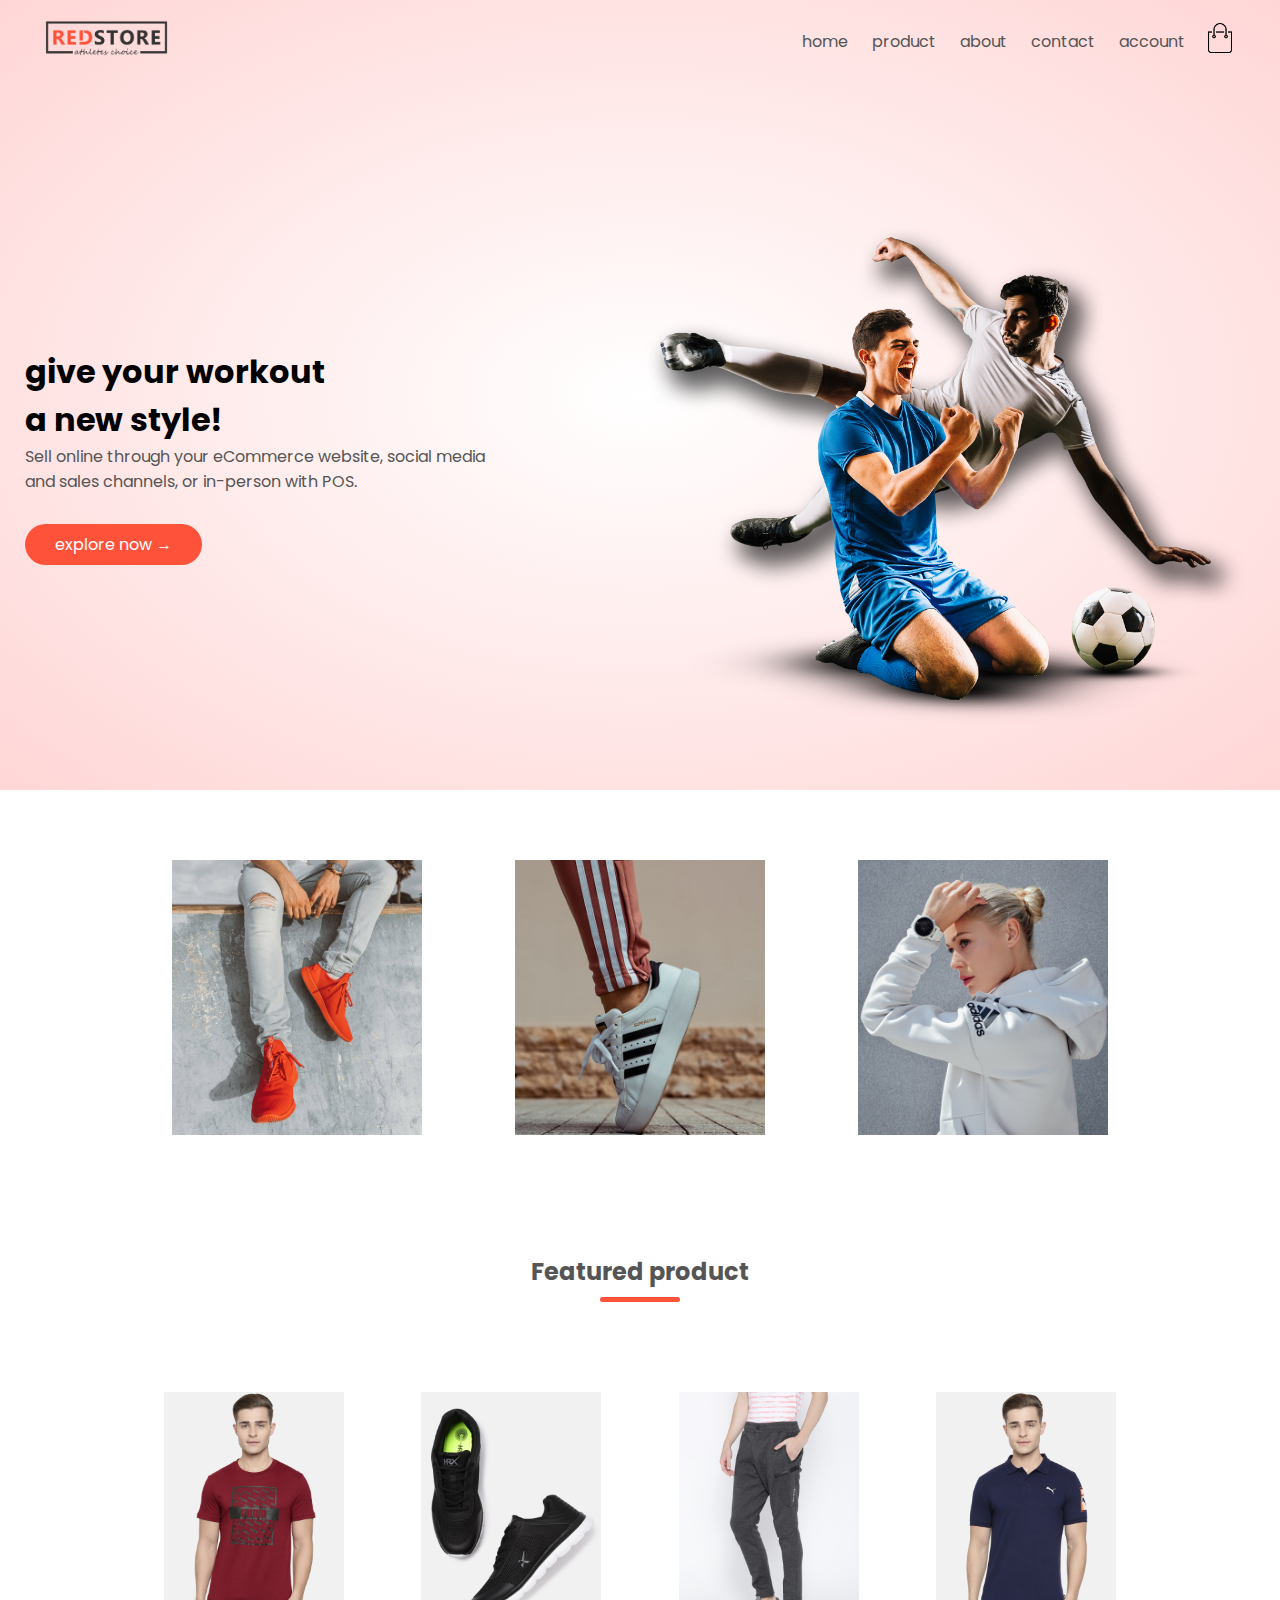
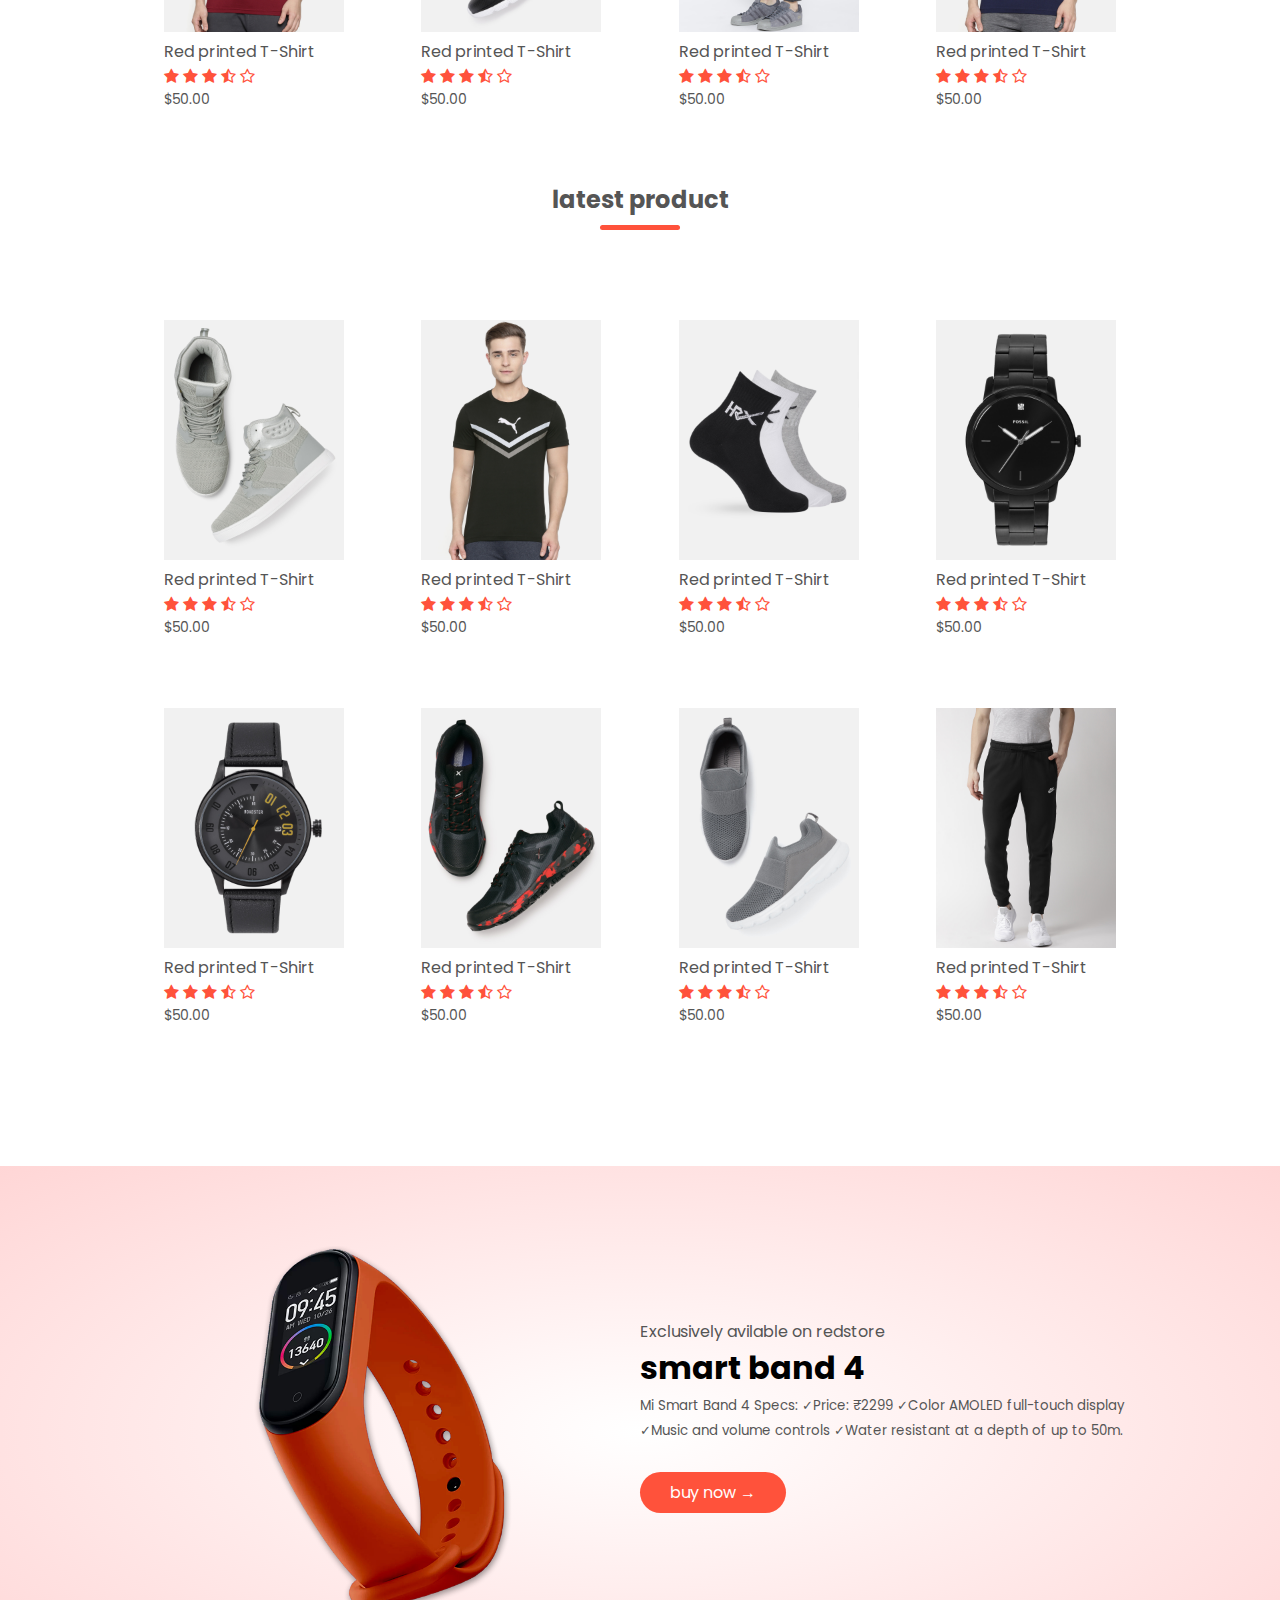
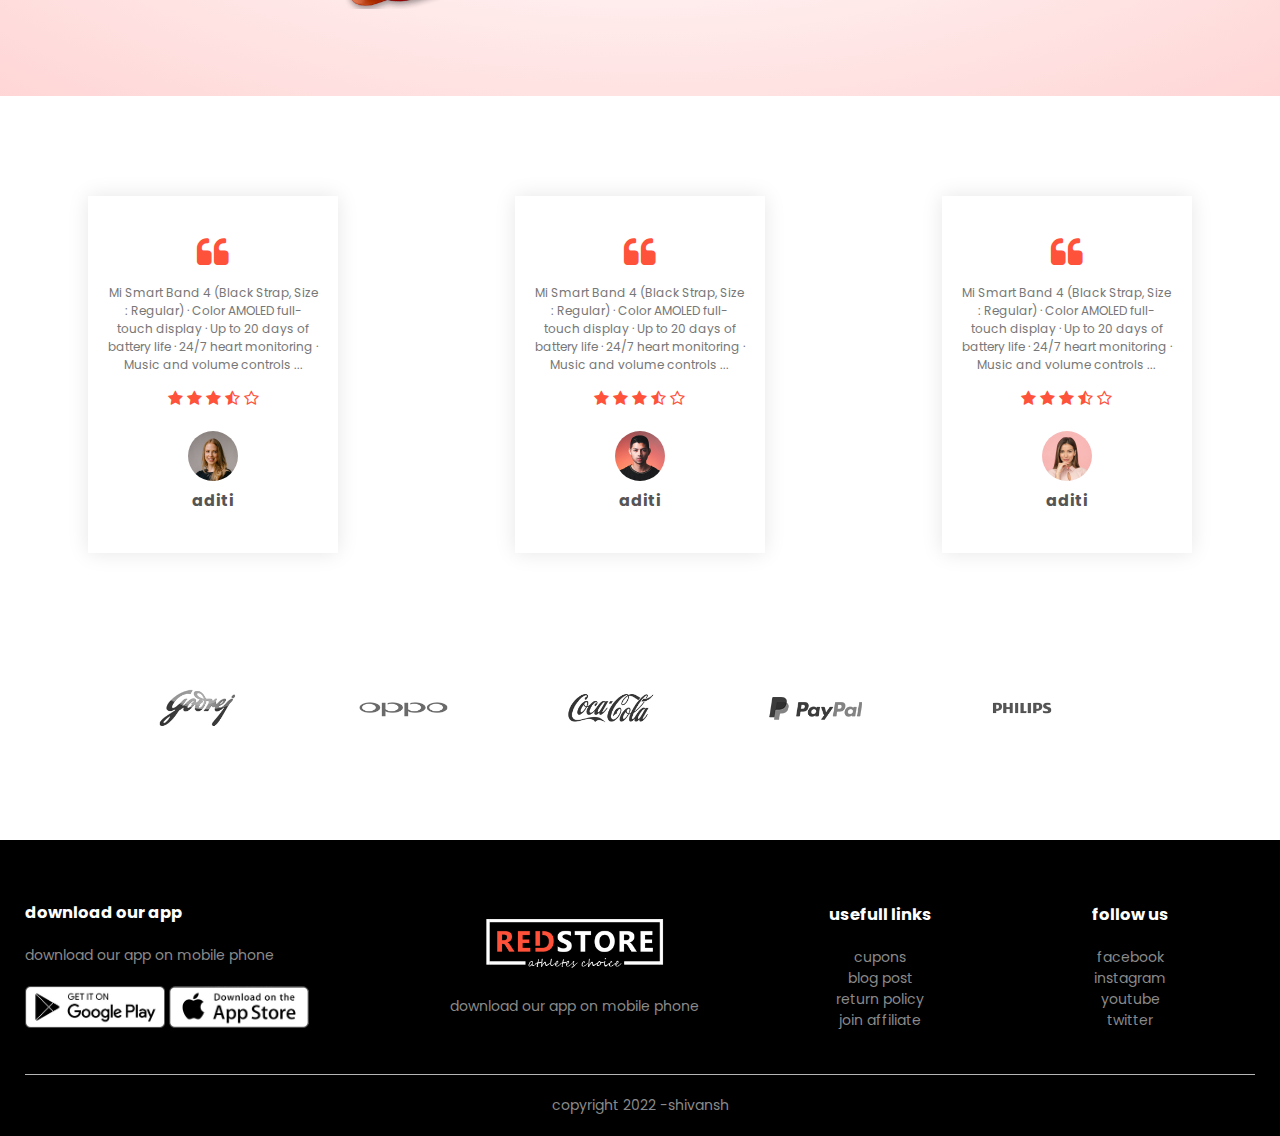
<file: index.html>
<!DOCTYPE html>
<html lang="en" dir="ltr">
  <head>
    <meta charset="utf-8">
    <meta name="viewport" content="width=device-width,initial-scale =1.0">
    <title>redstore</title>
    <link rel="stylesheet" href="style.css">
    <link rel="preconnect" href="https://fonts.googleapis.com">
<link rel="preconnect" href="https://fonts.gstatic.com" crossorigin>
<link href="https://fonts.googleapis.com/css2?family=Poppins:wght@300;400;500;600;700&display=swap" rel="stylesheet">
 <link rel="stylesheet" href="https://stackpath.bootstrapcdn.com/font-awesome/4.7.0/css/font-awesome.min.css">
  </head>
  <body>
    <div class="header">
      <div class="container">
        <div class="navbar">
          <div class="logo">
            <a href="index.html"> <img src="images\logo.png" width="123px"></a>
           </div>
          <nav>
            <ul id="MenuItems">
              <li><a href="index.html">home</a></li>
              <li><a href="product.html">product</a></li>
              <li><a href="#">about</a></li>
              <li><a href="#">contact</a></li>
              <li><a href="account.html">account</a></li>
            </ul>
          </nav>
          <a href="cart.html"> <img src="images/cart.png" width="30px" height="30px"></a>
          <img src="images/menu.png" class="menu-icon"
           onclick="menutoggle()">
        </div>
        <div class="row">
          <div class="col-2">
            <h1>give your workout <br>a new style!</h1>
            <p>Sell online through your eCommerce website, social media <br>and sales channels, or in-person with POS.</p>
            <a href="#"class="btn">explore now &#8594;</a>
          </div>
          <div class="col-2">
            <img src="images\image1.png" >
          </div>

        </div>

      </div>

    </div>

<!---------------------featured categories ------------------>
 <div class="categories">
   <div class="small-container">
     <div class="row">
       <div class="col-3">
          <img src="images/category-1.jpg" >
       </div>
       <div class="col-3">
          <img src="images/category-2.jpg" >
       </div>
       <div class="col-3">
          <img src="images/category-3.jpg" >
       </div>

     </div>

   </div>
   </div>
  <!---------------------featured products ------------------>
   <div class="small-container">
     <h2 class="title">Featured product</h2>
     <div class="row">
       <div class="col-4">
         <a href="product details.html"> <img src="images/product-1.jpg" > </a>
         <a href="product details.html"> <h4>Red printed T-Shirt</h4> </a>
         <div class="rating">
           <i class="fa fa-star"></i>
           <i class="fa fa-star"></i>
           <i class="fa fa-star"></i>
           <i class="fa fa-star-half-o"></i>
           <i class="fa fa-star-o"></i>
         </div>
         <p>$50.00</p>

       </div>
       <div class="col-4">
         <img src="images/product-2.jpg" >
         <h4>Red printed T-Shirt</h4>
         <div class="rating">
           <i class="fa fa-star"></i>
           <i class="fa fa-star"></i>
           <i class="fa fa-star"></i>
           <i class="fa fa-star-half-o"></i>
           <i class="fa fa-star-o"></i>
         </div>
         <p>$50.00</p>

       </div>
       <div class="col-4">
         <img src="images/product-3.jpg" >
         <h4>Red printed T-Shirt</h4>
         <div class="rating">
           <i class="fa fa-star"></i>
           <i class="fa fa-star"></i>
           <i class="fa fa-star"></i>
           <i class="fa fa-star-half-o"></i>
           <i class="fa fa-star-o"></i>
         </div>
         <p>$50.00</p>

       </div>
       <div class="col-4">
         <img src="images/product-4.jpg" >
         <h4>Red printed T-Shirt</h4>
         <div class="rating">
           <i class="fa fa-star"></i>
           <i class="fa fa-star"></i>
           <i class="fa fa-star"></i>
           <i class="fa fa-star-half-o"></i>
           <i class="fa fa-star-o"></i>
         </div>
         <p>$50.00</p>
       </div>
      </div>
      <!--------------------------------latest product------------------------>

          <h2 class="title">latest product</h2>
          <div class="row">
            <div class="col-4">
              <img src="images/product-5.jpg" >
              <h4>Red printed T-Shirt</h4>
              <div class="rating">
                <i class="fa fa-star"></i>
                <i class="fa fa-star"></i>
                <i class="fa fa-star"></i>
                <i class="fa fa-star-half-o"></i>
                <i class="fa fa-star-o"></i>
              </div>
              <p>$50.00</p>

            </div>
            <div class="col-4">
              <img src="images/product-6.jpg" >
              <h4>Red printed T-Shirt</h4>
              <div class="rating">
                <i class="fa fa-star"></i>
                <i class="fa fa-star"></i>
                <i class="fa fa-star"></i>
                <i class="fa fa-star-half-o"></i>
                <i class="fa fa-star-o"></i>
              </div>
              <p>$50.00</p>

            </div>
            <div class="col-4">
              <img src="images/product-7.jpg" >
              <h4>Red printed T-Shirt</h4>
              <div class="rating">
                <i class="fa fa-star"></i>
                <i class="fa fa-star"></i>
                <i class="fa fa-star"></i>
                <i class="fa fa-star-half-o"></i>
                <i class="fa fa-star-o"></i>
              </div>
              <p>$50.00</p>

            </div>
            <div class="col-4">
              <img src="images/product-8.jpg" >
              <h4>Red printed T-Shirt</h4>
              <div class="rating">
                <i class="fa fa-star"></i>
                <i class="fa fa-star"></i>
                <i class="fa fa-star"></i>
                <i class="fa fa-star-half-o"></i>
                <i class="fa fa-star-o"></i>
              </div>
              <p>$50.00</p>
            </div>
           </div>
           <div class="row">
             <div class="col-4">
               <img src="images/product-9.jpg" >
               <h4>Red printed T-Shirt</h4>
               <div class="rating">
                 <i class="fa fa-star"></i>
                 <i class="fa fa-star"></i>
                 <i class="fa fa-star"></i>
                 <i class="fa fa-star-half-o"></i>
                 <i class="fa fa-star-o"></i>
               </div>
               <p>$50.00</p>

             </div>
             <div class="col-4">
               <img src="images/product-10.jpg" >
               <h4>Red printed T-Shirt</h4>
               <div class="rating">
                 <i class="fa fa-star"></i>
                 <i class="fa fa-star"></i>
                 <i class="fa fa-star"></i>
                 <i class="fa fa-star-half-o"></i>
                 <i class="fa fa-star-o"></i>
               </div>
               <p>$50.00</p>

             </div>
             <div class="col-4">
               <img src="images/product-11.jpg" >
               <h4>Red printed T-Shirt</h4>
               <div class="rating">
                 <i class="fa fa-star"></i>
                 <i class="fa fa-star"></i>
                 <i class="fa fa-star"></i>
                 <i class="fa fa-star-half-o"></i>
                 <i class="fa fa-star-o"></i>
               </div>
               <p>$50.00</p>

             </div>
             <div class="col-4">
               <img src="images/product-12.jpg" >
               <h4>Red printed T-Shirt</h4>
               <div class="rating">
                 <i class="fa fa-star"></i>
                 <i class="fa fa-star"></i>
                 <i class="fa fa-star"></i>
                 <i class="fa fa-star-half-o"></i>
                 <i class="fa fa-star-o"></i>
               </div>
               <p>$50.00</p>
             </div>
            </div>

   </div>
   <!----------------offer------------------->
   <div class="offer">
     <div class="small-container">
       <div class="row">
         <div class="col-2">
           <img src="images/exclusive.png" class="offer-img">

         </div>
         <div class="col-2">
           <p>Exclusively avilable on redstore</p>
           <h1>smart band 4</h1>
           <small>Mi Smart Band 4 Specs: ✓Price: ₹2299 ✓Color AMOLED full-touch display ✓Music and
            volume controls ✓Water resistant at a depth of up to 50m.</small>
            <a href="#" class="btn">buy now &#8594;</a>
         </div>
       </div>

     </div>

   </div>

   <!----------------testmonial------------>
   <div class="testmonial">
     <div class="row">
       <div class="col-3">
          <i class="fa fa-quote-left"></i>
         <p>Mi Smart Band 4 (Black Strap, Size : Regular) · Color AMOLED full-touch display · Up to 20 days of battery life · 24/7 heart monitoring · Music and volume controls ...</p>
         <div class="rating">
           <i class="fa fa-star"></i>
           <i class="fa fa-star"></i>
           <i class="fa fa-star"></i>
           <i class="fa fa-star-half-o"></i>
           <i class="fa fa-star-o"></i>
          </div>
          <img src="images/user-1.png" >
          <h3>aditi</h3>
       </div>
       <div class="col-3">
          <i class="fa fa-quote-left"></i>
         <p>Mi Smart Band 4 (Black Strap, Size : Regular) · Color AMOLED full-touch display · Up to 20 days of battery life · 24/7 heart monitoring · Music and volume controls ...</p>
         <div class="rating">
           <i class="fa fa-star"></i>
           <i class="fa fa-star"></i>
           <i class="fa fa-star"></i>
           <i class="fa fa-star-half-o"></i>
           <i class="fa fa-star-o"></i>
          </div>
          <img src="images/user-2.png" >
          <h3>aditi</h3>
       </div>
       <div class="col-3">
          <i class="fa fa-quote-left"></i>
         <p>Mi Smart Band 4 (Black Strap, Size : Regular) · Color AMOLED full-touch display · Up to 20 days of battery life · 24/7 heart monitoring · Music and volume controls ...</p>
         <div class="rating">
           <i class="fa fa-star"></i>
           <i class="fa fa-star"></i>
           <i class="fa fa-star"></i>
           <i class="fa fa-star-half-o"></i>
           <i class="fa fa-star-o"></i>
          </div>
          <img src="images/user-3.png" >
          <h3>aditi</h3>
       </div>

     </div>

   </div>
   <!--------------------------brands--------------------->
   <div class="brands">
     <div class="small-container">
       <div class="row">
         <div class="col-5">
           <img src="images/logo-godrej.png" >

         </div>
         <div class="col-5">
           <img src="images/logo-oppo.png" >

         </div>
         <div class="col-5">
           <img src="images/logo-coca-cola.png" >

         </div>
         <div class="col-5">
           <img src="images/logo-paypal.png" >

         </div>
         <div class="col-5">
           <img src="images/logo-philips.png" >

         </div>

       </div>

     </div>

   </div>

   <!---------------------<footer------------->
   <div class="footer">
     <div class="container">
       <div class="row">
         <div class="footer-col-1">
           <h3>download our app</h3>
           <p>download our app on mobile phone</p>
           <div class="app-logo">
             <img src="images/play-store.png">
              <img src="images/app-store.png">
               </div>
         </div>
         <div class="footer-col-2">
           <img src="images/logo-white.png">
           <p>download our app on mobile phone</p>

         </div>
         <div class="footer-col-3">
           <h3>usefull links</h3>
           <ul>
             <li>cupons</li>
             <li>blog post</li>
             <li>return policy</li>
             <li>join affiliate</li>
           </ul>

         </div>
         <div class="footer-col-4">
           <h3>follow us</h3>
           <ul>
             <li>facebook</li>
             <li>instagram</li>
             <li>youtube</li>
             <li>twitter</li>
           </ul>

         </div>

       </div>
       <hr>
       <p class="copyright">copyright 2022 -shivansh</p>

     </div>

   </div>
   <script >
    var MenuItems = document.getElementById("MenuItems");


   MenuItems.style.maxHeight = "0px";
   function menutoggle(){
     if (MenuItems.style.maxHeight == "0px")
     {
       MenuItems.style.maxHeight = "200px";
     }
     else
      {
       MenuItems.style.maxHeight = "0px";
     }
   }

    </script>

  </body>
</html>
</file>
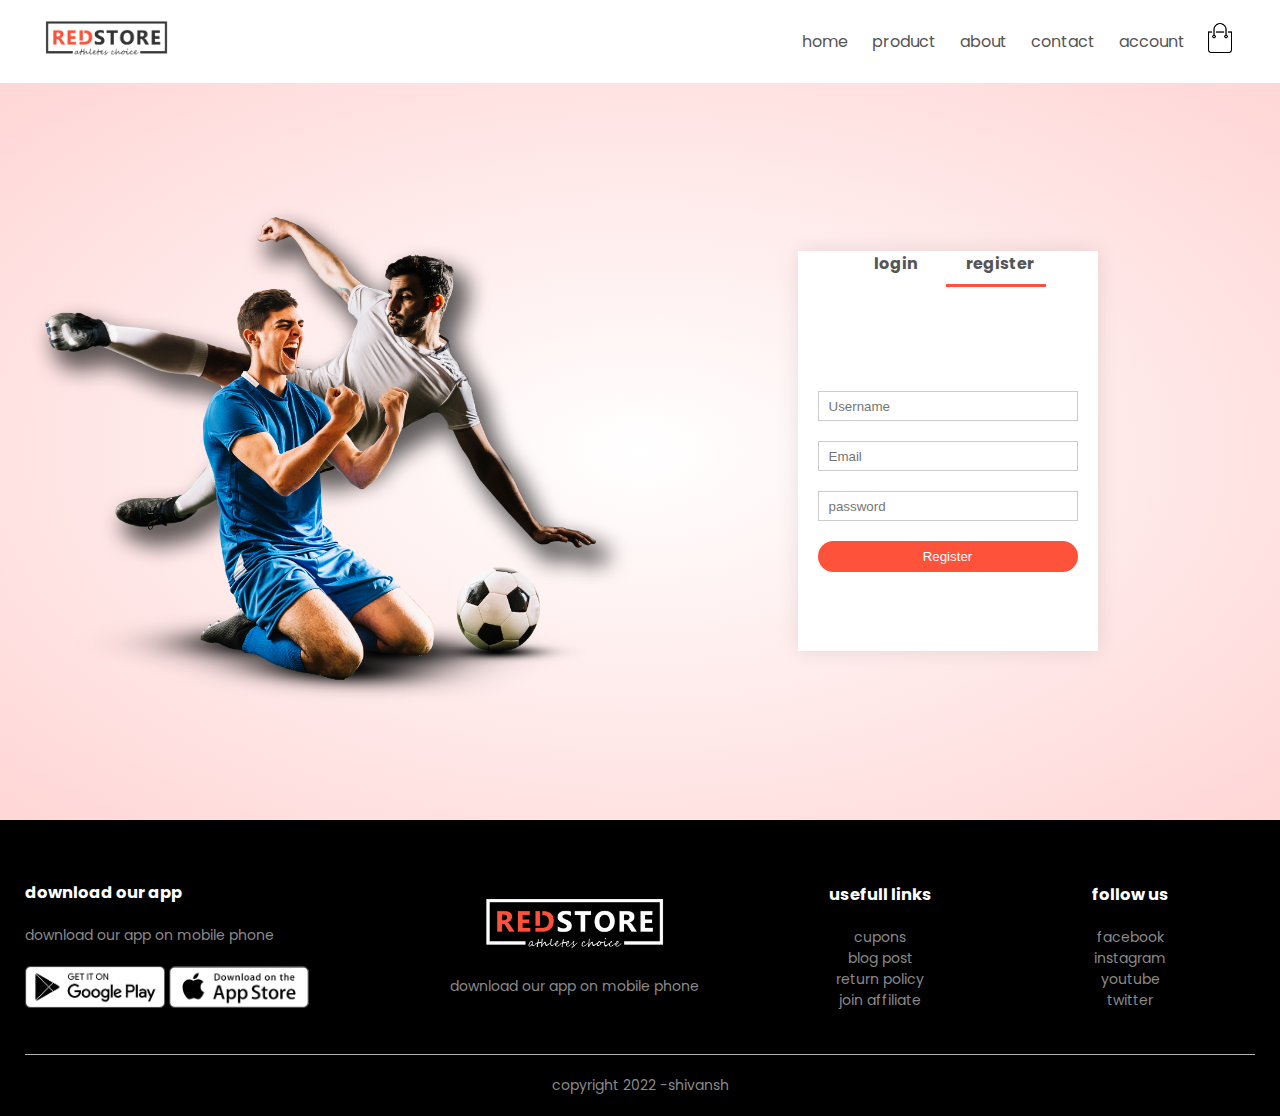
<file: account.html>
<!DOCTYPE html>
<html lang="en" dir="ltr">
  <head>
    <meta charset="utf-8">
    <meta name="viewport" content="width=device-width,initial-scale =1.0">
    <title>account</title>
    <link rel="stylesheet" href="style.css">
    <link rel="preconnect" href="https://fonts.googleapis.com">
<link rel="preconnect" href="https://fonts.gstatic.com" crossorigin>
<link href="https://fonts.googleapis.com/css2?family=Poppins:wght@300;400;500;600;700&display=swap" rel="stylesheet">
 <link rel="stylesheet" href="https://stackpath.bootstrapcdn.com/font-awesome/4.7.0/css/font-awesome.min.css">
  </head>
  <body>
      <div class="container">
        <div class="navbar">
          <div class="logo">
              <a href="index.html"> <img src="images\logo.png" width="123px"></a>
           </div>
          <nav>
            <ul id="MenuItems">
              <li><a href="index.html">home</a></li>
              <li><a href="product.html">product</a></li>
              <li><a href="#">about</a></li>
              <li><a href="#">contact</a></li>
              <li><a href="account.html">account</a></li>
            </ul>
          </nav>
        <a href="cart.html"> <img src="images/cart.png" width="30px" height="30px"></a>
          <img src="images/menu.png" class="menu-icon"
           onclick="menutoggle()">
        </div>
       </div>
    <!----------account page------------->
    <div class="account-page">
      <div class="container">
        <div class="row">
          <div class="col-2">
            <img src="images/image1.png">

          </div>
          <div class="col-2">
            <div class="form-container">
              <div class="form-btn">
                <span onclick="login()">login</span>
                <span onclick="register()">register</span>
                <hr id="Indicator">

              </div>
              <form  id="LoginForm">
                <input type="text"  placeholder="Username">
                <input type="password" placeholder="password">
                <button type="submit" class="btn">Login</button>
                <a href="#">forget password</a>
              </form>
              <form id="RegForm">
                <input type="text"  placeholder="Username">
                <input type="email"  placeholder="Email">
                <input type="password" placeholder="password">
                <button type="submit" class="btn">Register</button>

              </form>


            </div>

          </div>

        </div>

      </div>

    </div>

   <!---------------------<footer------------->
   <div class="footer">
     <div class="container">
       <div class="row">
         <div class="footer-col-1">
           <h3>download our app</h3>
           <p>download our app on mobile phone</p>
           <div class="app-logo">
             <img src="images/play-store.png">
              <img src="images/app-store.png">
               </div>
         </div>
         <div class="footer-col-2">
           <img src="images/logo-white.png">
           <p>download our app on mobile phone</p>

         </div>
         <div class="footer-col-3">
           <h3>usefull links</h3>
           <ul>
             <li>cupons</li>
             <li>blog post</li>
             <li>return policy</li>
             <li>join affiliate</li>
           </ul>

         </div>
         <div class="footer-col-4">
           <h3>follow us</h3>
           <ul>
             <li>facebook</li>
             <li>instagram</li>
             <li>youtube</li>
             <li>twitter</li>
           </ul>

         </div>

       </div>
       <hr>
       <p class="copyright">copyright 2022 -shivansh</p>

     </div>

   </div>
   <script >
    var MenuItems = document.getElementById("MenuItems");


   MenuItems.style.maxHeight = "0px";
   function menutoggle(){
     if (MenuItems.style.maxHeight == "0px")
     {
       MenuItems.style.maxHeight = "200px";
     }
     else
      {
       MenuItems.style.maxHeight = "0px";
     }
   }

    </script>
    <!-------------js for toggle form------>
    <script>
    var  LoginForm= document.getElementById("LoginForm");
    var  RegForm= document.getElementById("RegForm");
      var Indicator= document.getElementById("Indicator");

       function register(){
         RegForm.style.transform ="translateX(0px)";
         LoginForm.style.transform="translateX(0px)";
         Indicator.style.transform="translateX(100px)";
       }
       function login(){
         RegForm.style.transform ="translateX(300px)";
         LoginForm.style.transform="translateX(300px)";
         Indicator.style.transform="translateX(0px)";
       }
    </script>

  </body>
</html>
</file>
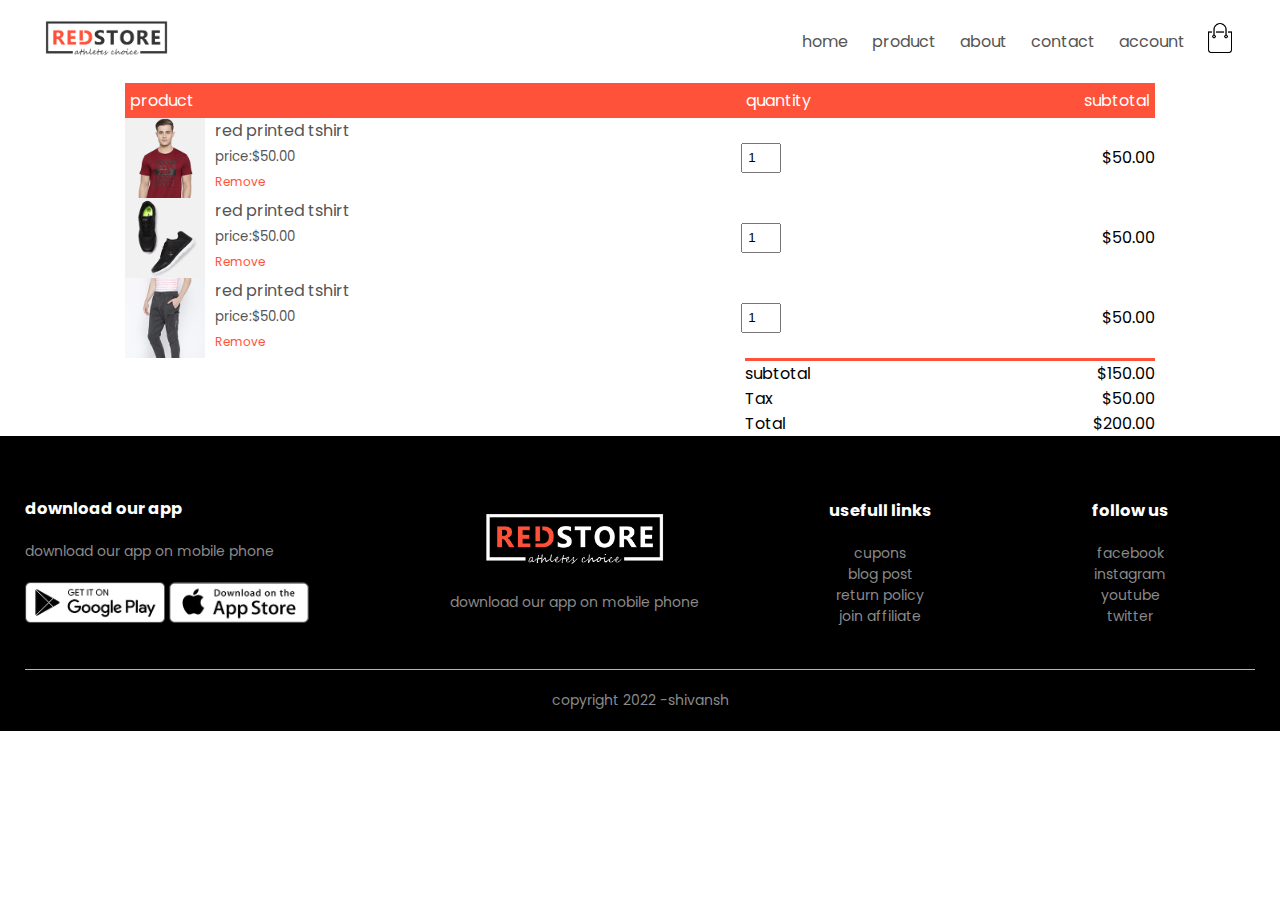
<file: cart.html>
<!DOCTYPE html>
<html lang="en" dir="ltr">
  <head>
    <meta charset="utf-8">
    <meta name="viewport" content="width=device-width,initial-scale =1.0">
    <title>cart</title>
    <link rel="stylesheet" href="style.css">
    <link rel="preconnect" href="https://fonts.googleapis.com">
<link rel="preconnect" href="https://fonts.gstatic.com" crossorigin>
<link href="https://fonts.googleapis.com/css2?family=Poppins:wght@300;400;500;600;700&display=swap" rel="stylesheet">
 <link rel="stylesheet" href="https://stackpath.bootstrapcdn.com/font-awesome/4.7.0/css/font-awesome.min.css">
  </head>
  <body>
      <div class="container">
        <div class="navbar">
          <div class="logo">
              <a href="index.html"> <img src="images\logo.png" width="123px"></a>
           </div>
          <nav>
            <ul id="MenuItems">
              <li><a href="index.html">home</a></li>
              <li><a href="product.html">product</a></li>
              <li><a href="#">about</a></li>
              <li><a href="#">contact</a></li>
              <li><a href="account.html">account</a></li>
            </ul>
          </nav>
        <a href="cart.html"> <img src="images/cart.png" width="30px" height="30px"></a>
          <img src="images/menu.png" class="menu-icon"
           onclick="menutoggle()">
        </div>
       </div>
       <!------------cart item detail--------->
       <div class="small-container">
         <table>
           <tr>
             <th>product</th>
             <th>quantity</th>
             <th>subtotal</th>
           </tr>
           <tr>
             <td>
                <div class="cart-info">
                  <img src="images/buy-1.jpg">
                  <div >
                    <p>red printed tshirt</p>
                    <small>price:$50.00</small>
                    <br>
                    <a href="#">Remove</a>
                  </div>

                </div>
             </td>
             <td><input type="number" name="" value="1"></td>
             <td>$50.00</td>
           </tr>
           <tr>
             <td>
                <div class="cart-info">
                  <img src="images/buy-2.jpg">
                  <div >
                    <p>red printed tshirt</p>
                    <small>price:$50.00</small>
                    <br>
                    <a href="#">Remove</a>
                  </div>

                </div>
             </td>
             <td><input type="number" name="" value="1"></td>
             <td>$50.00</td>
           </tr>
           <tr>
             <td>
                <div class="cart-info">
                  <img src="images/buy-3.jpg">
                  <div >
                    <p>red printed tshirt</p>
                    <small>price:$50.00</small>
                    <br>
                    <a href="#">Remove</a>
                  </div>

                </div>
             </td>
             <td><input type="number" name="" value="1"></td>
             <td>$50.00</td>
           </tr>
         </table>
         <div class="total-price">
           <table>
             <tr>
               <td>subtotal</td>
                <td>$150.00</td>
             </tr>
             <tr>
               <td>Tax</td>
               <td>$50.00</td>
             </tr>
             <tr>
               <td>Total</td>
               <td>$200.00</td>
             </tr>
           </table>

         </div>
       </div>



   <!---------------------<footer------------->
   <div class="footer">
     <div class="container">
       <div class="row">
         <div class="footer-col-1">
           <h3>download our app</h3>
           <p>download our app on mobile phone</p>
           <div class="app-logo">
             <img src="images/play-store.png">
              <img src="images/app-store.png">
               </div>
         </div>
         <div class="footer-col-2">
           <img src="images/logo-white.png">
           <p>download our app on mobile phone</p>

         </div>
         <div class="footer-col-3">
           <h3>usefull links</h3>
           <ul>
             <li>cupons</li>
             <li>blog post</li>
             <li>return policy</li>
             <li>join affiliate</li>
           </ul>

         </div>
         <div class="footer-col-4">
           <h3>follow us</h3>
           <ul>
             <li>facebook</li>
             <li>instagram</li>
             <li>youtube</li>
             <li>twitter</li>
           </ul>

         </div>

       </div>
       <hr>
       <p class="copyright">copyright 2022 -shivansh</p>

     </div>

   </div>
   <script >
    var MenuItems = document.getElementById("MenuItems");


   MenuItems.style.maxHeight = "0px";
   function menutoggle(){
     if (MenuItems.style.maxHeight == "0px")
     {
       MenuItems.style.maxHeight = "200px";
     }
     else
      {
       MenuItems.style.maxHeight = "0px";
     }
   }

    </script>

  </body>
</html>
</file>
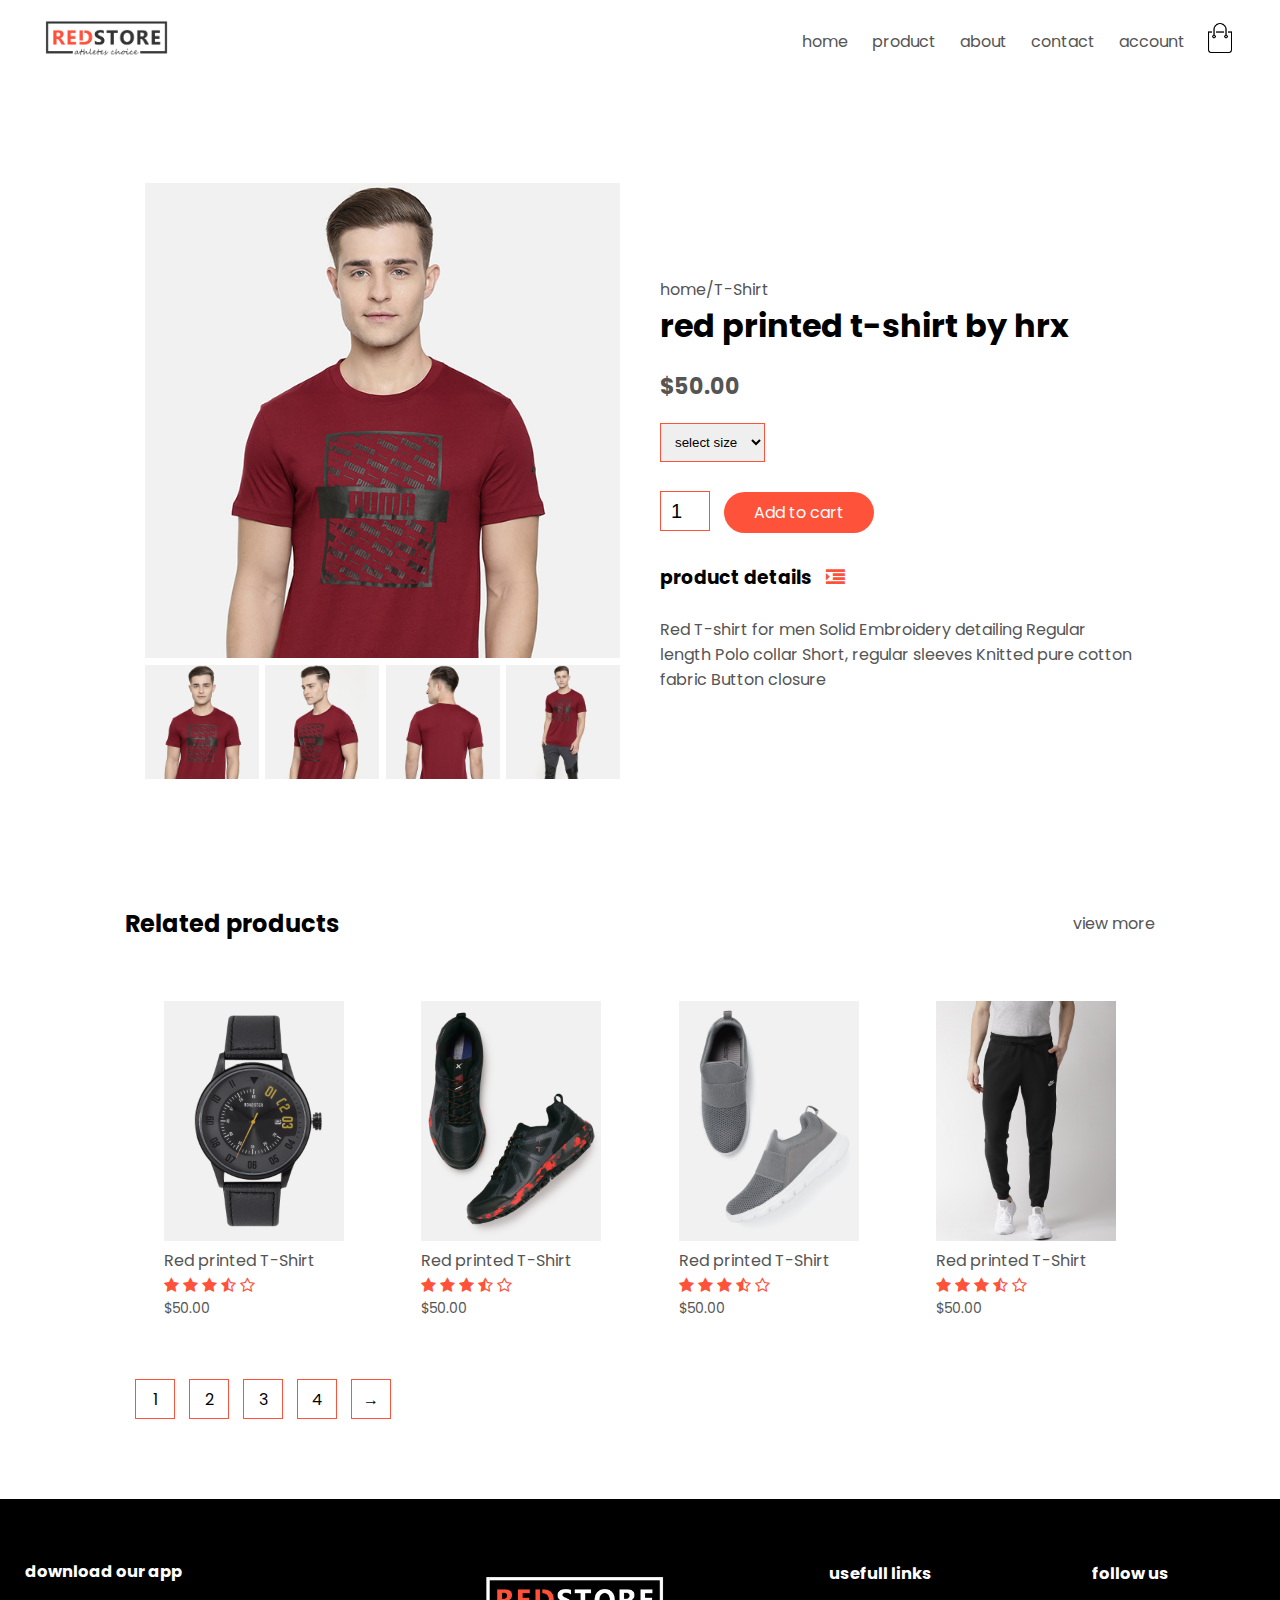
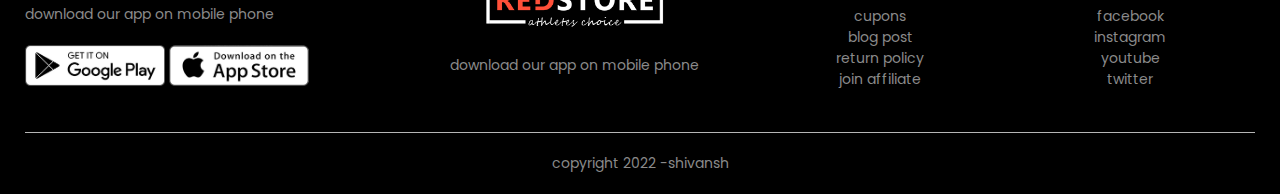
<file: product details.html>
<!DOCTYPE html>
<html lang="en" dir="ltr">
  <head>
    <meta charset="utf-8">
    <meta name="viewport" content="width=device-width,initial-scale =1.0">
    <title>Product details</title>
    <link rel="stylesheet" href="style.css">
    <link rel="preconnect" href="https://fonts.googleapis.com">
<link rel="preconnect" href="https://fonts.gstatic.com" crossorigin>
<link href="https://fonts.googleapis.com/css2?family=Poppins:wght@300;400;500;600;700&display=swap" rel="stylesheet">
 <link rel="stylesheet" href="https://stackpath.bootstrapcdn.com/font-awesome/4.7.0/css/font-awesome.min.css">
  </head>
  <body>
      <div class="container">
        <div class="navbar">
          <div class="logo">
              <a href="index.html"> <img src="images\logo.png" width="123px"></a>
           </div>
          <nav>
            <ul id="MenuItems">
              <li><a href="index.html">home</a></li>
              <li><a href="product.html">product</a></li>
              <li><a href="#">about</a></li>
              <li><a href="#">contact</a></li>
              <li><a href="account.html">account</a></li>
            </ul>
          </nav>
        <a href="cart.html"> <img src="images/cart.png" width="30px" height="30px"></a>
          <img src="images/menu.png" class="menu-icon"
           onclick="menutoggle()">
        </div>
       </div>
       <!------------------------------single product <details---------------->
         <div class="small-container single-product">
           <div class="row">
             <div class="col-2">
               <img src="images/gallery-1.jpg" width="100%" id="ProductImg">
               <div class="small-img-row">
                 <div class="small-img-col">
                    <img src="images/gallery-1.jpg" width="100%" class ="small-img">
                  </div>
                   <div class="small-img-col">

                     <img src="images/gallery-2.jpg" width="100%"  class ="small-img">
                   </div>
                   <div class="small-img-col">

                     <img src="images/gallery-3.jpg" width="100%"  class ="small-img">
                   </div>
                   <div class="small-img-col">

                     <img src="images/gallery-4.jpg" width="100%"  class ="small-img">
                   </div>
                 </div>

             </div>
             <div class="col-2">
               <p>home/T-Shirt</p>
               <h1>red printed t-shirt by hrx</h1>
               <h4>$50.00</h4>
               <select >
                 <option>select size</option>
                 <option>S</option>
                 <option>M</option>
                 <option>L</option>

               </select>
               <input type="number" name="" value="1">
               <a href="#" class="btn">Add to cart</a>
               <h3>product details <i class="fa fa-indent"></i></h3>
               <br>
               <p>Red T-shirt for men Solid Embroidery detailing Regular length Polo collar
                 Short, regular sleeves Knitted pure cotton fabric Button closure</p>
             </div>

           </div>

         </div>
<!--------------------title-------------------->
   <div class="small-container">
     <div class="row row-2">
       <h2>Related products</h2>
       <p>view more</p>

     </div>

   </div>


   <div class="small-container">

       <div class="row">
         <div class="col-4">
           <img src="images/product-9.jpg" >
           <h4>Red printed T-Shirt</h4>
           <div class="rating">
             <i class="fa fa-star"></i>
             <i class="fa fa-star"></i>
             <i class="fa fa-star"></i>
             <i class="fa fa-star-half-o"></i>
             <i class="fa fa-star-o"></i>
           </div>
           <p>$50.00</p>

         </div>
         <div class="col-4">
           <img src="images/product-10.jpg" >
           <h4>Red printed T-Shirt</h4>
           <div class="rating">
             <i class="fa fa-star"></i>
             <i class="fa fa-star"></i>
             <i class="fa fa-star"></i>
             <i class="fa fa-star-half-o"></i>
             <i class="fa fa-star-o"></i>
           </div>
           <p>$50.00</p>

         </div>
         <div class="col-4">
           <img src="images/product-11.jpg" >
           <h4>Red printed T-Shirt</h4>
           <div class="rating">
             <i class="fa fa-star"></i>
             <i class="fa fa-star"></i>
             <i class="fa fa-star"></i>
             <i class="fa fa-star-half-o"></i>
             <i class="fa fa-star-o"></i>
           </div>
           <p>$50.00</p>

         </div>
         <div class="col-4">
           <img src="images/product-12.jpg" >
           <h4>Red printed T-Shirt</h4>
           <div class="rating">
             <i class="fa fa-star"></i>
             <i class="fa fa-star"></i>
             <i class="fa fa-star"></i>
             <i class="fa fa-star-half-o"></i>
             <i class="fa fa-star-o"></i>
           </div>
           <p>$50.00</p>
         </div>

        </div>
        <div class="page-btn">
          <span>1</span>
          <span>2</span>
          <span>3</span>
          <span>4</span>
            <span>&#8594</span>

        </div>
        </div>

   <!---------------------<footer------------->
   <div class="footer">
     <div class="container">
       <div class="row">
         <div class="footer-col-1">
           <h3>download our app</h3>
           <p>download our app on mobile phone</p>
           <div class="app-logo">
             <img src="images/play-store.png">
              <img src="images/app-store.png">
               </div>
         </div>
         <div class="footer-col-2">
           <img src="images/logo-white.png">
           <p>download our app on mobile phone</p>

         </div>
         <div class="footer-col-3">
           <h3>usefull links</h3>
           <ul>
             <li>cupons</li>
             <li>blog post</li>
             <li>return policy</li>
             <li>join affiliate</li>
           </ul>

         </div>
         <div class="footer-col-4">
           <h3>follow us</h3>
           <ul>
             <li>facebook</li>
             <li>instagram</li>
             <li>youtube</li>
             <li>twitter</li>
           </ul>

         </div>

       </div>
       <hr>
       <p class="copyright">copyright 2022 -shivansh</p>

     </div>

   </div>
   <script >
    var MenuItems = document.getElementById("MenuItems");


   MenuItems.style.maxHeight = "0px";
   function menutoggle(){
     if (MenuItems.style.maxHeight == "0px")
     {
       MenuItems.style.maxHeight = "200px";
     }
     else
      {
       MenuItems.style.maxHeight = "0px";
     }
   }

    </script>
    <!---------------------js for product gallery--------------->
    <script>
      var ProductImg =document.getElementById("ProductImg");
      var SmallImg = document.getElementsByClassName("small-img");
      SmallImg[0].onclick=function()
      {
        ProductImg.src =SmallImg[0].src;
      }
      SmallImg[1].onclick=function()
      {
        ProductImg.src =SmallImg[1].src;
      }
      SmallImg[2].onclick=function()
      {
        ProductImg.src =SmallImg[2].src;
      }
      SmallImg[3].onclick=function()
      {
        ProductImg.src =SmallImg[3].src;
      }

    </script>

  </body>
</html>
</file>
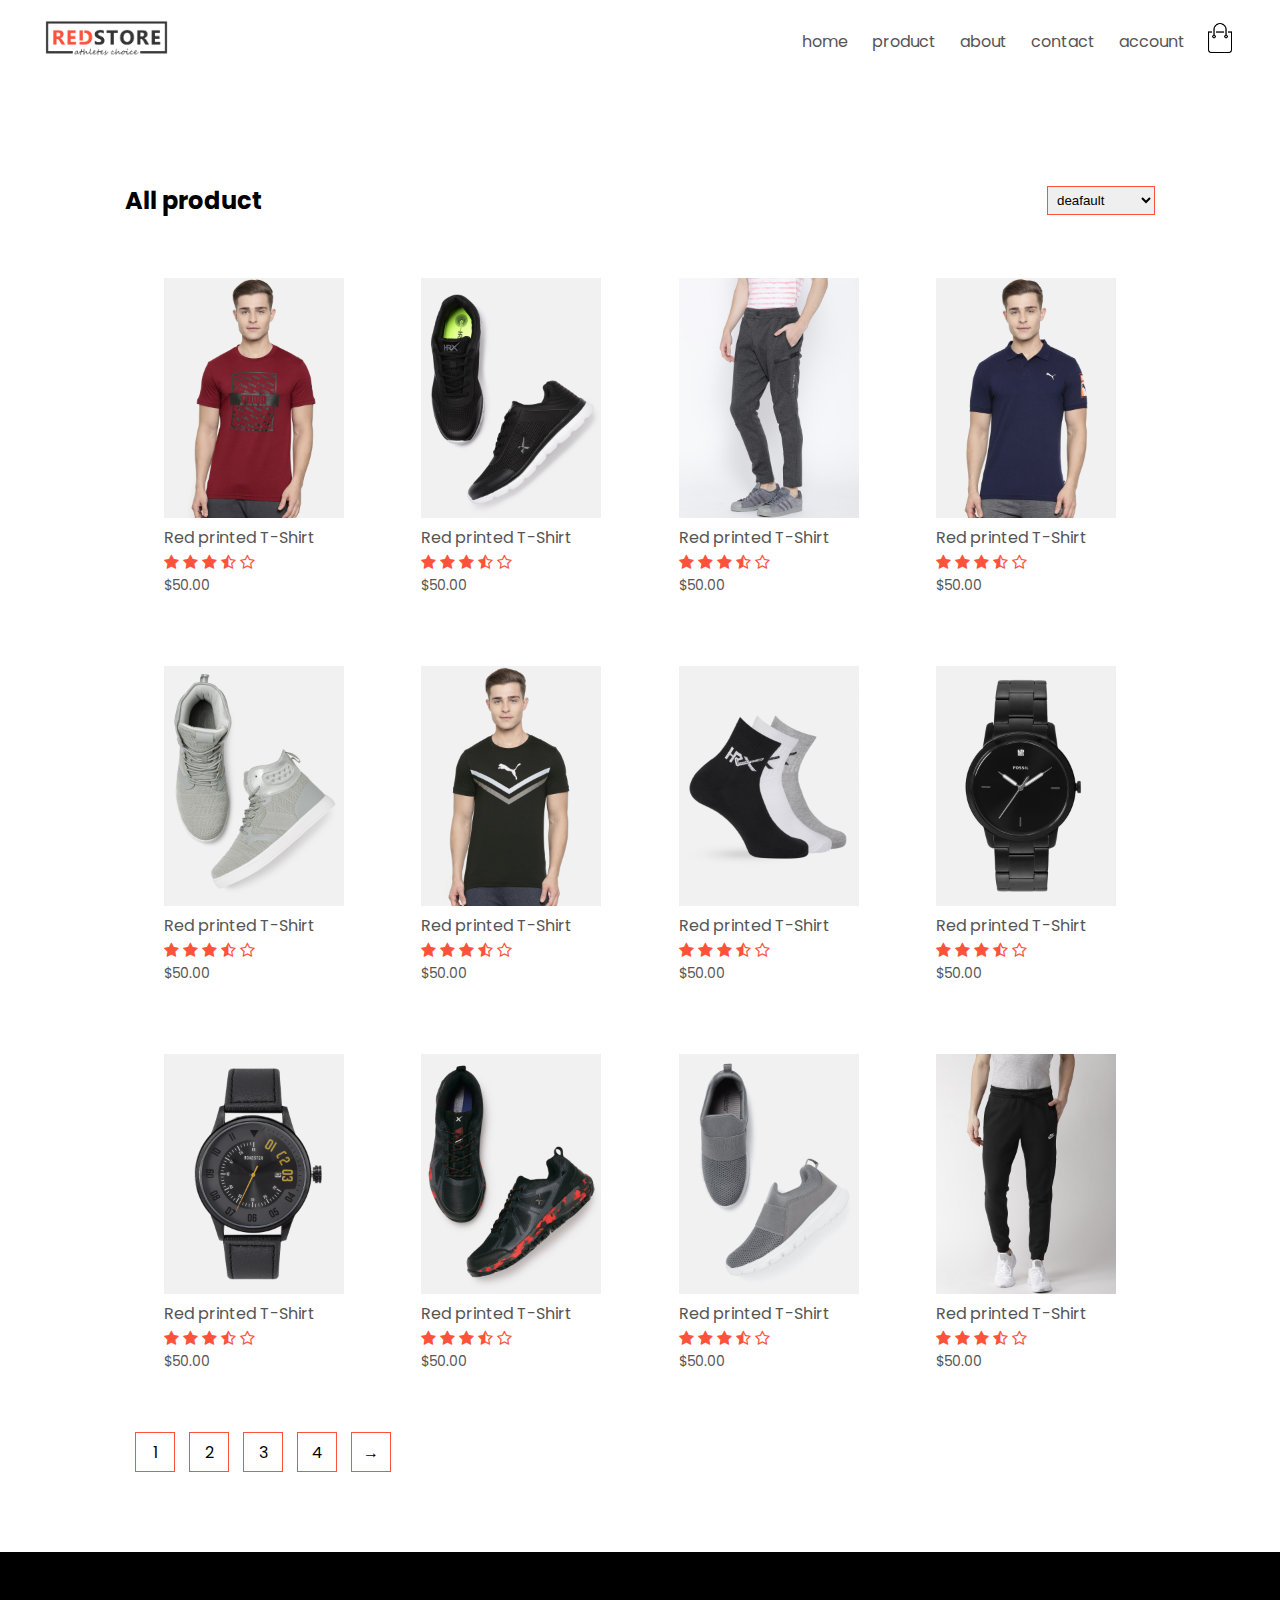
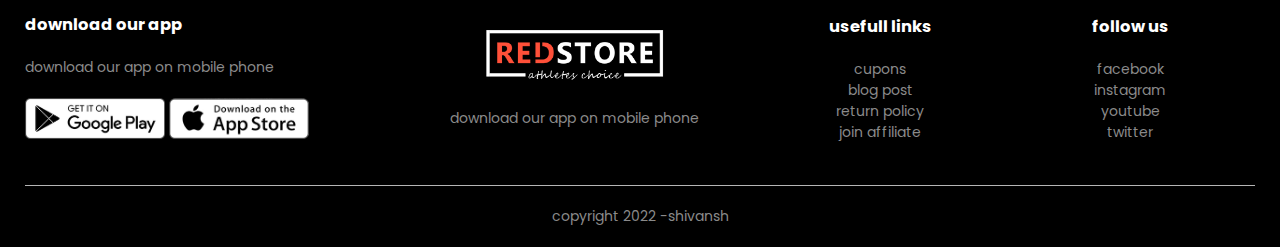
<file: product.html>
<!DOCTYPE html>
<html lang="en" dir="ltr">
  <head>
    <meta charset="utf-8">
    <meta name="viewport" content="width=device-width,initial-scale =1.0">
    <title>all product-redstore</title>
    <link rel="stylesheet" href="style.css">
    <link rel="preconnect" href="https://fonts.googleapis.com">
<link rel="preconnect" href="https://fonts.gstatic.com" crossorigin>
<link href="https://fonts.googleapis.com/css2?family=Poppins:wght@300;400;500;600;700&display=swap" rel="stylesheet">
 <link rel="stylesheet" href="https://stackpath.bootstrapcdn.com/font-awesome/4.7.0/css/font-awesome.min.css">
  </head>
  <body>
      <div class="container">
        <div class="navbar">
          <div class="logo">
              <a href="index.html"> <img src="images\logo.png" width="123px"></a>
           </div>
          <nav>
            <ul id="MenuItems">
              <li><a href="index.html">home</a></li>
              <li><a href="product.html">product</a></li>
              <li><a href="#">about</a></li>
              <li><a href="#">contact</a></li>
              <li><a href="account.html">account</a></li>
            </ul>
          </nav>
          <a href="cart.html"> <img src="images/cart.png" width="30px" height="30px"></a>
          <img src="images/menu.png" class="menu-icon"
           onclick="menutoggle()">
        </div>
       </div>
   <div class="small-container">

     <div class="row row-2">
       <h2>All product</h2>
       <select class="" name="">
         <option>deafault</option>
         <option>by price</option>
         <option>by popularity</option>
         <option>by rating</option>
       </select>

     </div>

     <div class="row">
       <div class="col-4">
         <img src="images/product-1.jpg" >
         <h4>Red printed T-Shirt</h4>
         <div class="rating">
           <i class="fa fa-star"></i>
           <i class="fa fa-star"></i>
           <i class="fa fa-star"></i>
           <i class="fa fa-star-half-o"></i>
           <i class="fa fa-star-o"></i>
         </div>
         <p>$50.00</p>

       </div>
       <div class="col-4">
         <img src="images/product-2.jpg" >
         <h4>Red printed T-Shirt</h4>
         <div class="rating">
           <i class="fa fa-star"></i>
           <i class="fa fa-star"></i>
           <i class="fa fa-star"></i>
           <i class="fa fa-star-half-o"></i>
           <i class="fa fa-star-o"></i>
         </div>
         <p>$50.00</p>

       </div>
       <div class="col-4">
         <img src="images/product-3.jpg" >
         <h4>Red printed T-Shirt</h4>
         <div class="rating">
           <i class="fa fa-star"></i>
           <i class="fa fa-star"></i>
           <i class="fa fa-star"></i>
           <i class="fa fa-star-half-o"></i>
           <i class="fa fa-star-o"></i>
         </div>
         <p>$50.00</p>

       </div>
       <div class="col-4">
         <img src="images/product-4.jpg" >
         <h4>Red printed T-Shirt</h4>
         <div class="rating">
           <i class="fa fa-star"></i>
           <i class="fa fa-star"></i>
           <i class="fa fa-star"></i>
           <i class="fa fa-star-half-o"></i>
           <i class="fa fa-star-o"></i>
         </div>
         <p>$50.00</p>
       </div>
      </div>

      <div class="row">
        <div class="col-4">
          <img src="images/product-5.jpg" >
          <h4>Red printed T-Shirt</h4>
          <div class="rating">
            <i class="fa fa-star"></i>
            <i class="fa fa-star"></i>
            <i class="fa fa-star"></i>
            <i class="fa fa-star-half-o"></i>
            <i class="fa fa-star-o"></i>
          </div>
          <p>$50.00</p>

        </div>
        <div class="col-4">
          <img src="images/product-6.jpg" >
          <h4>Red printed T-Shirt</h4>
          <div class="rating">
            <i class="fa fa-star"></i>
            <i class="fa fa-star"></i>
            <i class="fa fa-star"></i>
            <i class="fa fa-star-half-o"></i>
            <i class="fa fa-star-o"></i>
          </div>
          <p>$50.00</p>

        </div>
        <div class="col-4">
          <img src="images/product-7.jpg" >
          <h4>Red printed T-Shirt</h4>
          <div class="rating">
            <i class="fa fa-star"></i>
            <i class="fa fa-star"></i>
            <i class="fa fa-star"></i>
            <i class="fa fa-star-half-o"></i>
            <i class="fa fa-star-o"></i>
          </div>
          <p>$50.00</p>

        </div>
        <div class="col-4">
          <img src="images/product-8.jpg" >
          <h4>Red printed T-Shirt</h4>
          <div class="rating">
            <i class="fa fa-star"></i>
            <i class="fa fa-star"></i>
            <i class="fa fa-star"></i>
            <i class="fa fa-star-half-o"></i>
            <i class="fa fa-star-o"></i>
          </div>
          <p>$50.00</p>
        </div>
       </div>
       <div class="row">
         <div class="col-4">
           <img src="images/product-9.jpg" >
           <h4>Red printed T-Shirt</h4>
           <div class="rating">
             <i class="fa fa-star"></i>
             <i class="fa fa-star"></i>
             <i class="fa fa-star"></i>
             <i class="fa fa-star-half-o"></i>
             <i class="fa fa-star-o"></i>
           </div>
           <p>$50.00</p>

         </div>
         <div class="col-4">
           <img src="images/product-10.jpg" >
           <h4>Red printed T-Shirt</h4>
           <div class="rating">
             <i class="fa fa-star"></i>
             <i class="fa fa-star"></i>
             <i class="fa fa-star"></i>
             <i class="fa fa-star-half-o"></i>
             <i class="fa fa-star-o"></i>
           </div>
           <p>$50.00</p>

         </div>
         <div class="col-4">
           <img src="images/product-11.jpg" >
           <h4>Red printed T-Shirt</h4>
           <div class="rating">
             <i class="fa fa-star"></i>
             <i class="fa fa-star"></i>
             <i class="fa fa-star"></i>
             <i class="fa fa-star-half-o"></i>
             <i class="fa fa-star-o"></i>
           </div>
           <p>$50.00</p>

         </div>
         <div class="col-4">
           <img src="images/product-12.jpg" >
           <h4>Red printed T-Shirt</h4>
           <div class="rating">
             <i class="fa fa-star"></i>
             <i class="fa fa-star"></i>
             <i class="fa fa-star"></i>
             <i class="fa fa-star-half-o"></i>
             <i class="fa fa-star-o"></i>
           </div>
           <p>$50.00</p>
         </div>

        </div>
        <div class="page-btn">
          <span>1</span>
          <span>2</span>
          <span>3</span>
          <span>4</span>
            <span>&#8594</span>

        </div>
        </div>

   <!---------------------<footer------------->
   <div class="footer">
     <div class="container">
       <div class="row">
         <div class="footer-col-1">
           <h3>download our app</h3>
           <p>download our app on mobile phone</p>
           <div class="app-logo">
             <img src="images/play-store.png">
              <img src="images/app-store.png">
               </div>
         </div>
         <div class="footer-col-2">
           <img src="images/logo-white.png">
           <p>download our app on mobile phone</p>

         </div>
         <div class="footer-col-3">
           <h3>usefull links</h3>
           <ul>
             <li>cupons</li>
             <li>blog post</li>
             <li>return policy</li>
             <li>join affiliate</li>
           </ul>

         </div>
         <div class="footer-col-4">
           <h3>follow us</h3>
           <ul>
             <li>facebook</li>
             <li>instagram</li>
             <li>youtube</li>
             <li>twitter</li>
           </ul>

         </div>

       </div>
       <hr>
       <p class="copyright">copyright 2022 -shivansh</p>

     </div>

   </div>
   <script >
    var MenuItems = document.getElementById("MenuItems");


   MenuItems.style.maxHeight = "0px";
   function menutoggle(){
     if (MenuItems.style.maxHeight == "0px")
     {
       MenuItems.style.maxHeight = "200px";
     }
     else
      {
       MenuItems.style.maxHeight = "0px";
     }
   }

    </script>

  </body>
</html>
</file>
<file: style.css>
*{
  margin:0;
  padding: 0;
  box-sizing: border-box;
}
body{
  font-family: 'Poppins', sans-serif;
}
.navbar{
  display: flex;
  align-items: center;
  padding: 20px;
}
nav{
  flex: 1;
  text-align: right;
}
nav ul{
  display: inline-block;
  list-style-type: none;
}
nav ul li{
  display: inline-block;
  margin-right: 20px;
}
a{
  text-decoration: none;
  color: #555;
}
p{
  color: #555;
}
.container{
  max-width: 1300;
  margin: auto;
  padding-left: 25px;
  padding-right: 25px;
}
.row{
  display: flex;
  align-items: center;
  flex-wrap: wrap;
  justify-content: space-around;

}
.col-2{
  flex-basis: 50%;
  min-width: 300px;
}
.col-2 img{
  max-width: 100%;
  padding: 50px 0;
}
.btn{
  display: inline-block;
  background: #ff523b;
  color: #ffff;
  padding: 8px 30px;
  margin: 30px 0;
  border-radius: 25px;
  transition: background 0.5s;
}
.btn:hover{
  background: #563434;
}
.header{
  background: radial-gradient(#fff,#ffd6d6)
}
.header .row{
  margin-top: 70px;
}
.categories{
  margin: 70px 0;
}
.col-3{
  flex-basis: 30px;
  min-width: 250px;
  margin-bottom: 30px;
}
.col-3 img{
  width: 100%;
}
.small-container{
  max-width: 1080px;
  margin: auto;
  padding-left: 25px;
  padding-right: 25px;
}
.col-4{
  flex-basis: 25px;
  padding: 10px;
  min-width: 200px;
  margin-bottom: 50px;
  transition: transform 0.5s;
}
.col-4 img{
  width:100%;
}
.title{
  text-align: center;
  margin: 0 auto 80px;
  position: relative;
  line-height: 60px;
  color:#555;

}
.title::after{
  content: '';
  background: #ff523b;
  width: 80px;
  height:5px;
  border-radius: 5px;
  position: absolute;
  bottom: 0;
  left: 50%;
  transform: translateX(-50%);
}
h4{
  color: #555;
  font-weight: normal;

}
.col-4 p{
  font-size: 14px;
}
.rating .fa{
  color: #ff523b;
}
.col-4:hover{
  transform: translateY(-5px);
}
/*---------------offer----------*/
.offer{
    background: radial-gradient(#fff,#ffd6d6);
    margin-top: 80px;
    padding: 30px 0;
}
.col-2 .offer-img{
  padding: 50px;
}
small{
  color: #555;
}

.testmonial{
  padding-top: 100px;

}
.testmonial .col-3{
  text-align: center;
  padding: 40px 20px;
  box-shadow: 0 0 20px 0px rgba(0,0,0,0.1);
  cursor: pointer;
  transition: transform 0.5s

}
.testmonial .col-3 img{
  width: 50px;
  margin-top: 20px;
  border-radius: 50%;
}
.testmonial .col-3:hover{
  transform: translateY(-10px);
}
.fa.fa-quote-left{
  font-size: 34px;
  color: #ff523b;
}
.col-3 p{
  font-size: 12px;
  margin: 12px 0;
  color: #777;
}
.testmonial .col-3 h3{
  font-size: 600;
  color: #555;
  font-size: 16px;
}

.brands{
  margin: 100px auto;

}
.col-5{
  width: 160px;

}
.col-5 img{
  width: 100px;
  cursor: pointer;
  filter: grayscale(100%)
}
.col-5 img:hover{
  filter: grayscale(0)
}
.footer{
  background: #000;
  color: #8a8a8a;
  font-size: 14px;
  padding: 60px 0 20px;

}
.footer p {
  color: #8a8a8a;
}
.footer h3{
  color: #fff;
  margin-bottom: 20px;
}
.footer-col-1,.footer-col-2,.footer-col-3,.footer-col-4{
  min-width: 250px;
  margin-bottom: 20px;
}
.footer-col-1{
  flex-basis: 30%;
}
.footer-col-2{
  flex: 1;
  text-align: center;
}
.footer-col-2 img{
  width: 180px;
  margin-bottom: 20px;
}
.footer-col-3,.footer-col-4{
  flex-basis: 12%;
  text-align: center;
}
ul{
  list-style-type: none;
}

.app-logo{
  margin-top: 20px;
}
.app-logo img{
  width: 140px;
}
.footer hr{
  border: none;
  background: #b5b5b5;
  height: 1px;
  margin: 20px 0;
}
.copyright{
  text-align: center;
}
.menu-icon{
  width: 20px;
  margin-left: 20px;
  display: none;
}
/*------------------media query---------------*/
@media only screen and (max-width: 800px){
  nav ul{
    position: absolute;
    top: 70px;
    left: 0;
    background: #333;
    width: 100%;
    overflow: hidden;
    transition: max-height 0.5s;
  }
  nav ul li{
   display: block;
   margin-right: 50px;
   margin-top: 10px;
   margin-bottom: 10px;
 }
 nav ul li a{
   color: #fff;
 }
 .menu-icon{
    display: block;
    cursor: pointer;
  }
}



/*----------------------------all product-----------------*/

.row-2{
  justify-content: space-between;
  margin: 100px auto 50px;
}
select{
  border: 1px solid #ff523b;
  padding: 5px;

}
select:focus{
  outline: none;
}
.page-btn{
  margin: 0 auto 80px;
}
.page-btn span{
  display: inline-block;
  border: 1px solid #ff523b;
  margin-left: 10px;
  width: 40px;
  height: 40px;
  text-align: center;
  line-height: 40px;
  cursor: pointer;

}
.page-btn span:hover{
  background: #ff523b;
  color: #fff;
}
/*----------------------------single product-----------------*/
.single-product{
  margin-top: 80px;
}
.single-product .col-2 img{
  padding: 0;
}
.single-product .col-2{
  padding: 20px;
}
.single-product h4{
  margin: 20px 0;
  font-size: 22px;
  font-weight: bold;
}
.single-product select{
  display: block;
  padding: 10px;
  margin-top: 20px;
}
.single-product input{
  width: 50px;
  height: 40px;
  padding-left: 10px;
  font-size: 20px;
  margin-right: 10px;
  border: 1px solid #ff523b;
}

input:focus{
  outline: none;
}
.single-product .fa{
  color: #ff523b;
  margin-left:  10px;
}
.small-img-row{
  display: flex;
  justify-content: space-between;
}
.small-img-col{
  flex-basis: 24%;
  cursor: pointer;
}
/*-------------------cart item--------*/
.cart-page{
  margin: 80px auto;
}
table{
  width: 100%;
  border-collapse: collapse;
}
.cart-info{
  display: flex;
  flex-wrap: wrap;
}
th{
  text-align: left;
  padding: 5px;
  color: #fff;
  background: #ff523b;
  font-weight: normal;
}
td{
  padding: 10px 5 px;

}
td input{
  width: 40px;
  height: 30px;
  padding: 5px;
}
td a{
  color:  #ff523b;
  font-size: 12px;
}
td img{
  width: 80px;
  height: 80px;
  margin-right: 10px;
}

.total-price{
  display: flex;
  justify-content: flex-end;

}
.total-price table{
  border-top: 3px solid #ff523b;
  max-width: 410px;
}
td:last-child{
  text-align: right;
}
th:last-child{
  text-align: right;
}
/*--------------------account page-----*/
.account-page{
  padding: 50px 0;
  background: radial-gradient(#fff,#ffd6d6);
}
.form-container{
  background: #fff;
  width: 300px;
  height: 400px;
  position: relative;
  text-align: center;
  margin: auto;
  box-shadow: 0 0 20px 0px rgba(0, 0, 0, 0.1);
  overflow: hidden;
}
.form-container span{
  font-weight: bold;
  padding: 0 10px;
  color: #555;
  cursor: pointer;
  width: 100px;
  display: inline-block;

}
.form-btn{
  display: inline-block;

}
.form-container form{
  max-width: 300px;
  padding: 0 20px;
  position: absolute;
  top: 130px;
  transition: transform 1s;
}
form input{
  width: 100%;
  height: 30px;
  margin: 10px 0;
  padding: 0 10px;
  border: 1px solid #ccc;
}
form .btn{
  width: 100%;
  border: none;
  cursor: pointer;
  margin: 10px 0;
}
form .btn:focus{
  outline: none;
}
#LoginForm{
  left: -300px;
}
#RegForm{
  left: 0;
}
form a{
  font-size: 12px;
}
#Indicator{
  width: 100px;
  border: none;
  background: #ff523b;
  height: 3px;
  margin-top: 8px;
  transform: translate(100px);
  transition: transform 1s;
}
/*------------------media query ;ess then 600---------------*/
@media only screen and (max-width: 600px){
  .row{
    text-align: center;
  }
  .col-2,.col-3,.col-4{
    flex-basis: 100%;
  }
  .single-product .row{
    text-align: left;
  }
  .single-product .col-2{
    padding: 20px 0;
  }
  .single-product h1{
    font-size: 26px;
    line-height: 32px;
  }
  .cart-info p{
    display: none;
  }
}
</file>
